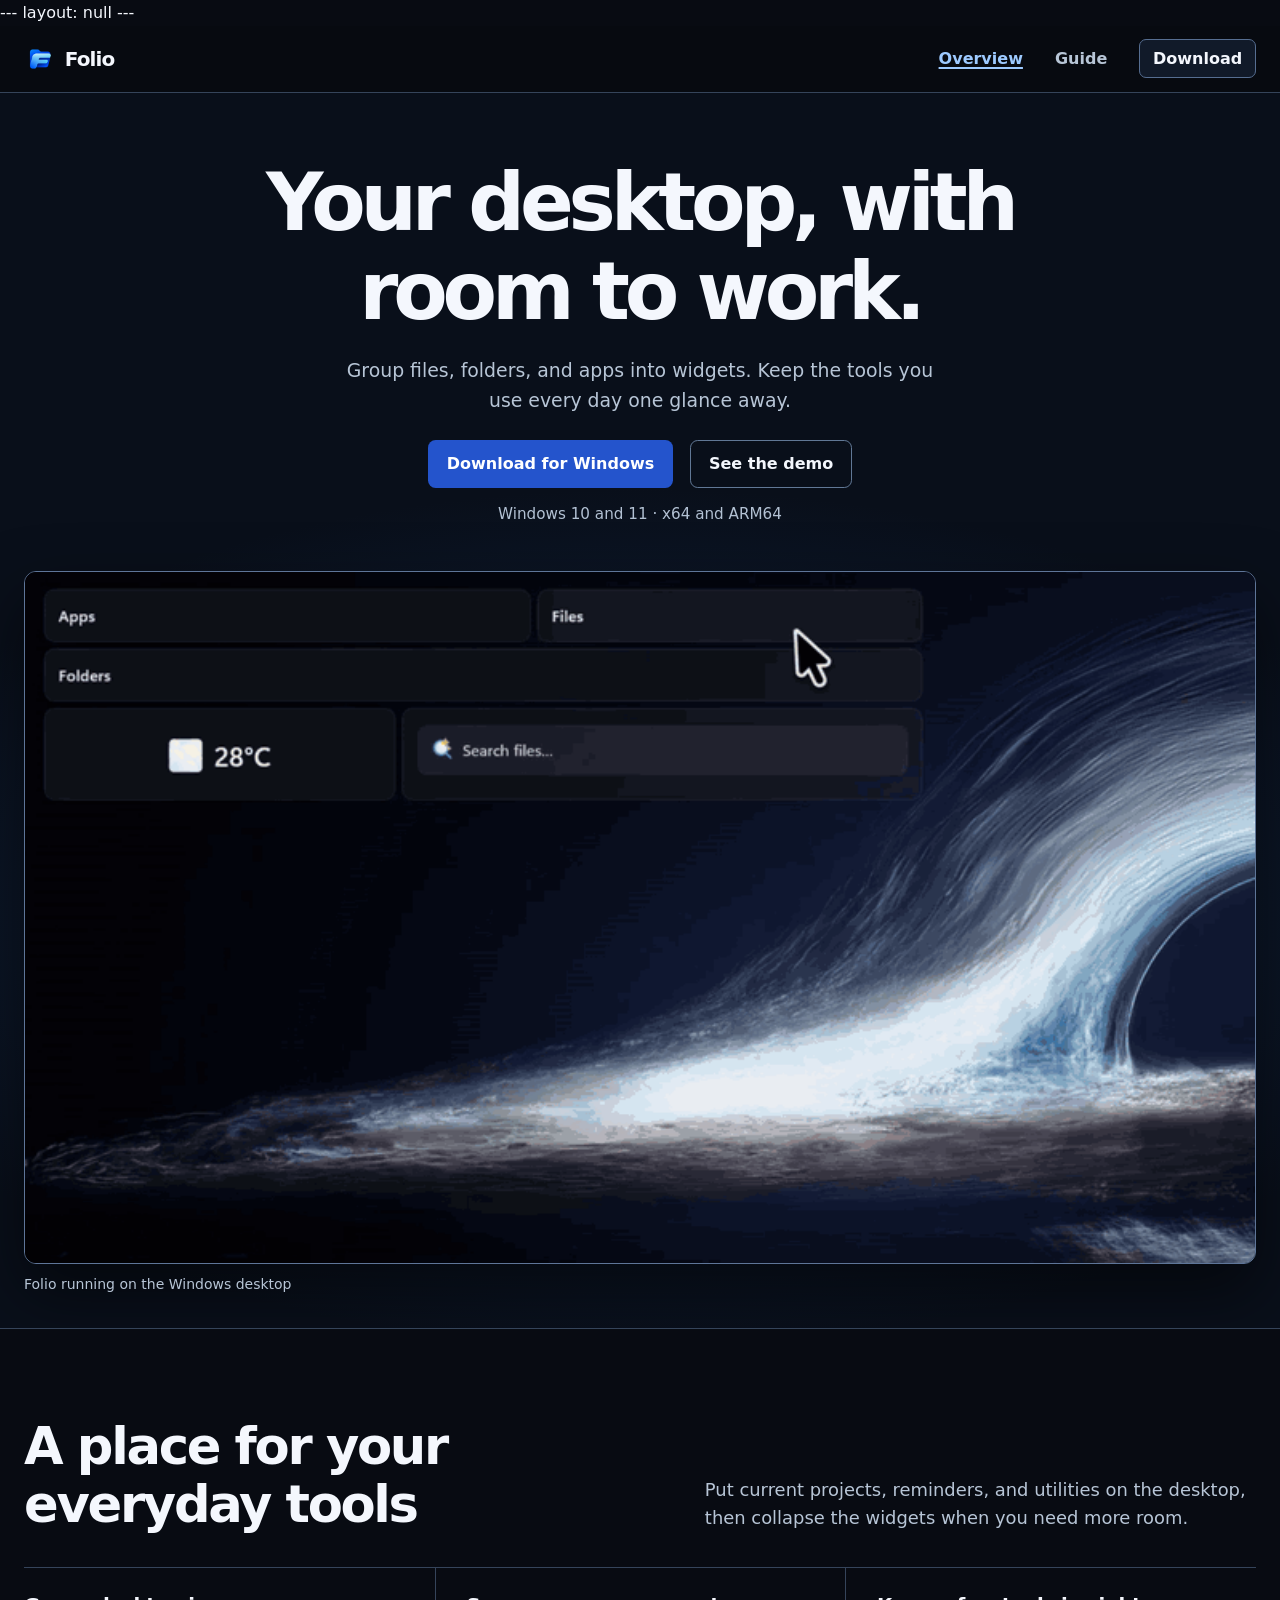
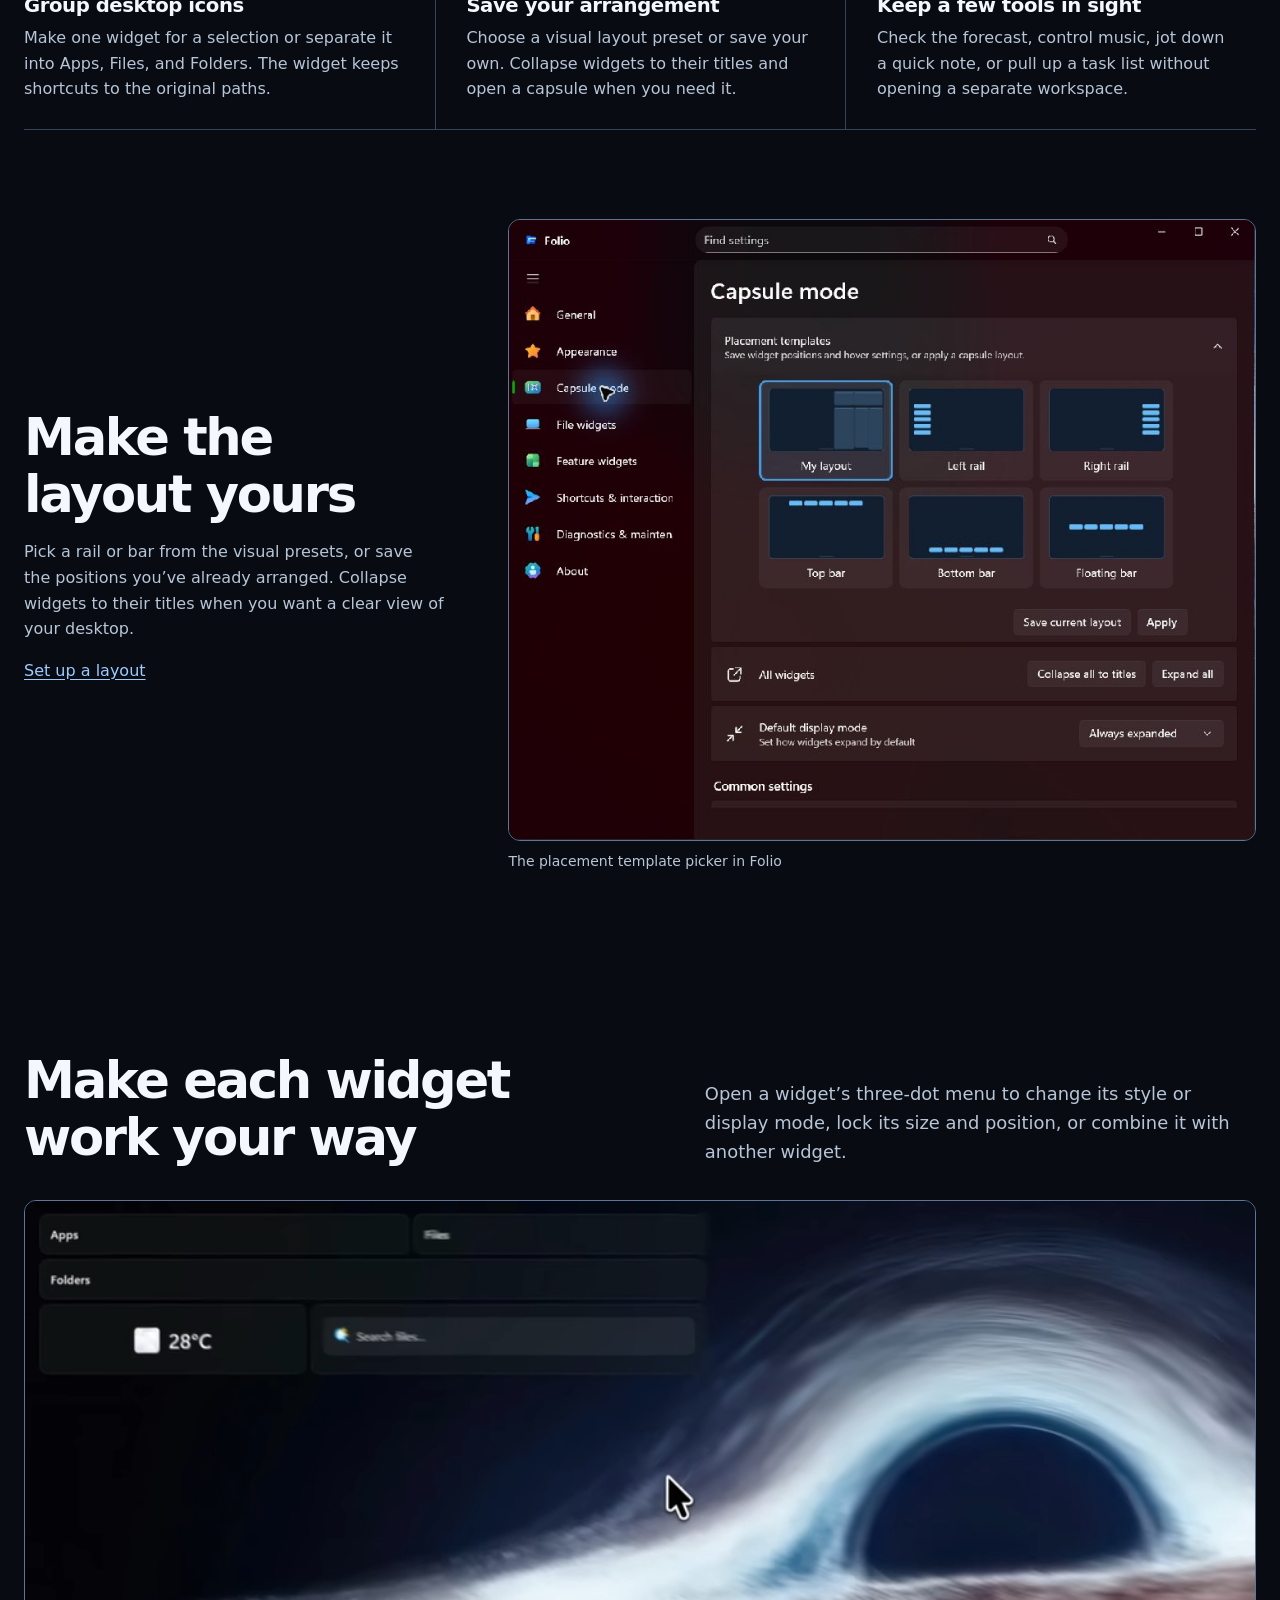
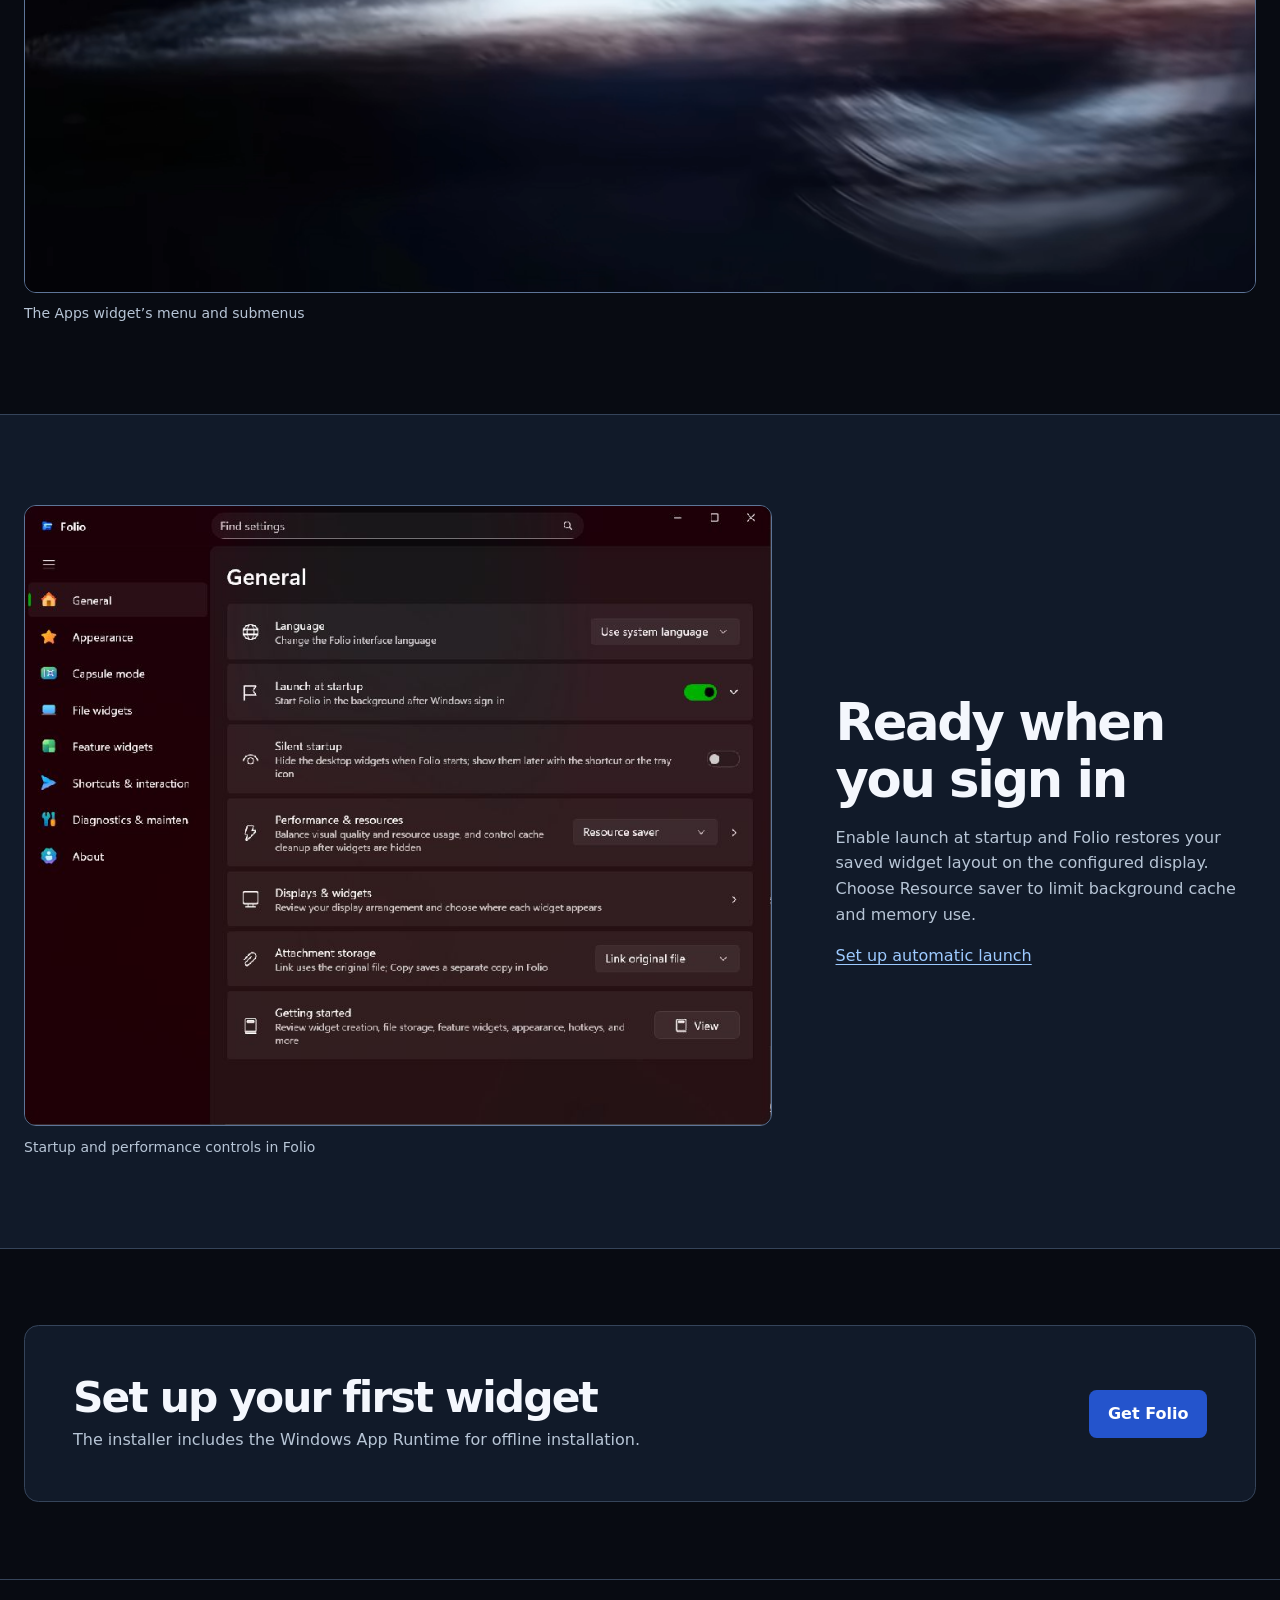
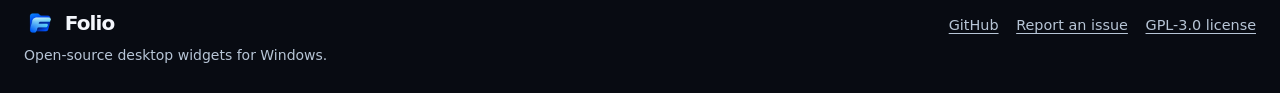
<file: folio/index.html>
---
layout: null
---
<!doctype html>
<html lang="en">
<head>
  <meta charset="utf-8">
  <meta name="viewport" content="width=device-width, initial-scale=1">
  <title>Folio — Desktop widgets for Windows</title>
  <meta name="description" content="Group desktop shortcuts, save widget layouts, and keep weather, music, and tasks on your Windows desktop.">
  <meta name="color-scheme" content="dark">
  <meta name="theme-color" content="#080b12">
  <link rel="canonical" href="https://mrfost07.github.io/folio/">
  <link rel="icon" type="image/png" href="./assets/folio.png">
  <link rel="preload" as="image" href="./assets/hero-demo-poster.jpg" fetchpriority="high">
  <link rel="stylesheet" href="./assets/site.css?v=demos">
</head>
<body>
  <a class="skip" href="#main">Skip to content</a>
  <header class="site-header">
    <div class="wrap header-row">
      <a class="wordmark" href="./"><img src="./assets/folio.png" width="32" height="32" alt="">Folio</a>
      <nav class="nav" aria-label="Main navigation">
        <a href="./" aria-current="page">Overview</a>
        <a href="./guide/">Guide</a>
        <a class="nav-download" href="./download/">Download</a>
      </nav>
    </div>
  </header>
  <main id="main">
    <section class="hero" aria-labelledby="hero-title">
      <div class="wrap hero-layout">
        <div class="hero-copy">
          <h1 id="hero-title">Your desktop, with room to work.</h1>
          <p>Group files, folders, and apps into widgets. Keep the tools you use every day one glance away.</p>
          <div class="actions">
            <a class="button" href="./download/">Download for Windows</a>
            <a class="button outline" href="#demo">See the demo</a>
          </div>
          <p class="compatibility">Windows 10 and 11 · x64 and ARM64</p>
        </div>
        <figure class="hero-visual capture demo-stage" id="demo">
          <picture>
            <source media="(prefers-reduced-motion: reduce)" srcset="./assets/hero-demo-poster.jpg">
            <source type="image/avif" srcset="data:image/avif;base64,{% include_relative _media/hero-demo.avif.b64 %}">
            <img src="./assets/hero-demo.gif" width="960" height="540" fetchpriority="high" alt="Folio’s desktop widgets and file search in use">
          </picture>
          <figcaption class="caption">Folio running on the Windows desktop</figcaption>
        </figure>
      </div>
    </section>

    <section class="wrap section" aria-labelledby="features-title">
      <div class="section-heading">
        <h2 id="features-title">A place for your everyday tools</h2>
        <p>Put current projects, reminders, and utilities on the desktop, then collapse the widgets when you need more room.</p>
      </div>
      <div class="feature-list">
        <article>
          <h3>Group desktop icons</h3>
          <p>Make one widget for a selection or separate it into Apps, Files, and Folders. The widget keeps shortcuts to the original paths.</p>
        </article>
        <article>
          <h3>Save your arrangement</h3>
          <p>Choose a visual layout preset or save your own. Collapse widgets to their titles and open a capsule when you need it.</p>
        </article>
        <article>
          <h3>Keep a few tools in sight</h3>
          <p>Check the forecast, control music, jot down a quick note, or pull up a task list without opening a separate workspace.</p>
        </article>
      </div>
    </section>

    <section class="wrap section detail-row layout-showcase" aria-labelledby="layout-title">
      <div>
        <h2 id="layout-title">Make the layout yours</h2>
        <p>Pick a rail or bar from the visual presets, or save the positions you’ve already arranged. Collapse widgets to their titles when you want a clear view of your desktop.</p>
        <a href="./guide/#layout">Set up a layout</a>
      </div>
      <figure class="capture">
        <img src="./assets/layout-settings.jpg" width="908" height="754" alt="Folio's Capsule mode settings showing visual layout templates" loading="lazy">
        <figcaption class="caption">The placement template picker in Folio</figcaption>
      </figure>
    </section>

    <section class="wrap section" id="widget-menus" aria-labelledby="widget-menus-title">
      <div class="section-heading">
        <h2 id="widget-menus-title">Make each widget work your way</h2>
        <p>Open a widget’s three-dot menu to change its style or display mode, lock its size and position, or combine it with another widget.</p>
      </div>
      <figure class="capture demo-stage">
        <picture>
          <source media="(prefers-reduced-motion: reduce)" srcset="./assets/widget-menus-poster.jpg">
          <source type="image/avif" srcset="./assets/widget-menus.avif">
          <img src="./assets/widget-menus.gif" width="960" height="540" loading="lazy" decoding="async" alt="Folio’s Apps widget menu showing style, display mode, and lock options">
        </picture>
        <figcaption class="caption">The Apps widget’s menu and submenus</figcaption>
      </figure>
    </section>


    <section class="surface-section section" aria-labelledby="startup-title">
      <div class="wrap detail-row">
        <figure class="capture">
          <img src="./assets/startup-settings.jpg" width="908" height="754" alt="Folio General settings with Launch at startup, Silent startup, and Resource saver controls" loading="lazy">
          <figcaption class="caption">Startup and performance controls in Folio</figcaption>
        </figure>
        <div>
          <h2 id="startup-title">Ready when you sign in</h2>
          <p>Enable launch at startup and Folio restores your saved widget layout on the configured display. Choose Resource saver to limit background cache and memory use.</p>
          <a href="./guide/#startup">Set up automatic launch</a>
        </div>
      </div>
    </section>

    <section class="wrap band" aria-labelledby="get-folio">
      <div>
        <h2 id="get-folio">Set up your first widget</h2>
        <p>The installer includes the Windows App Runtime for offline installation.</p>
      </div>
      <a class="button" href="./download/">Get Folio</a>
    </section>
  </main>
  <footer class="site-footer">
    <div class="wrap footer-row">
      <div>
        <a class="wordmark" href="./"><img src="./assets/folio.png" width="32" height="32" alt="">Folio</a>
        <p class="footer-copy">Open-source desktop widgets for Windows.</p>
      </div>
      <nav class="footer-links" aria-label="Project links">
        <a href="https://github.com/mrfost07/Folio">GitHub</a>
        <a href="https://github.com/mrfost07/Folio/issues">Report an issue</a>
        <a href="https://github.com/mrfost07/Folio/blob/main/LICENSE">GPL-3.0 license</a>
      </nav>
    </div>
  </footer>
</body>
</html>
</file>
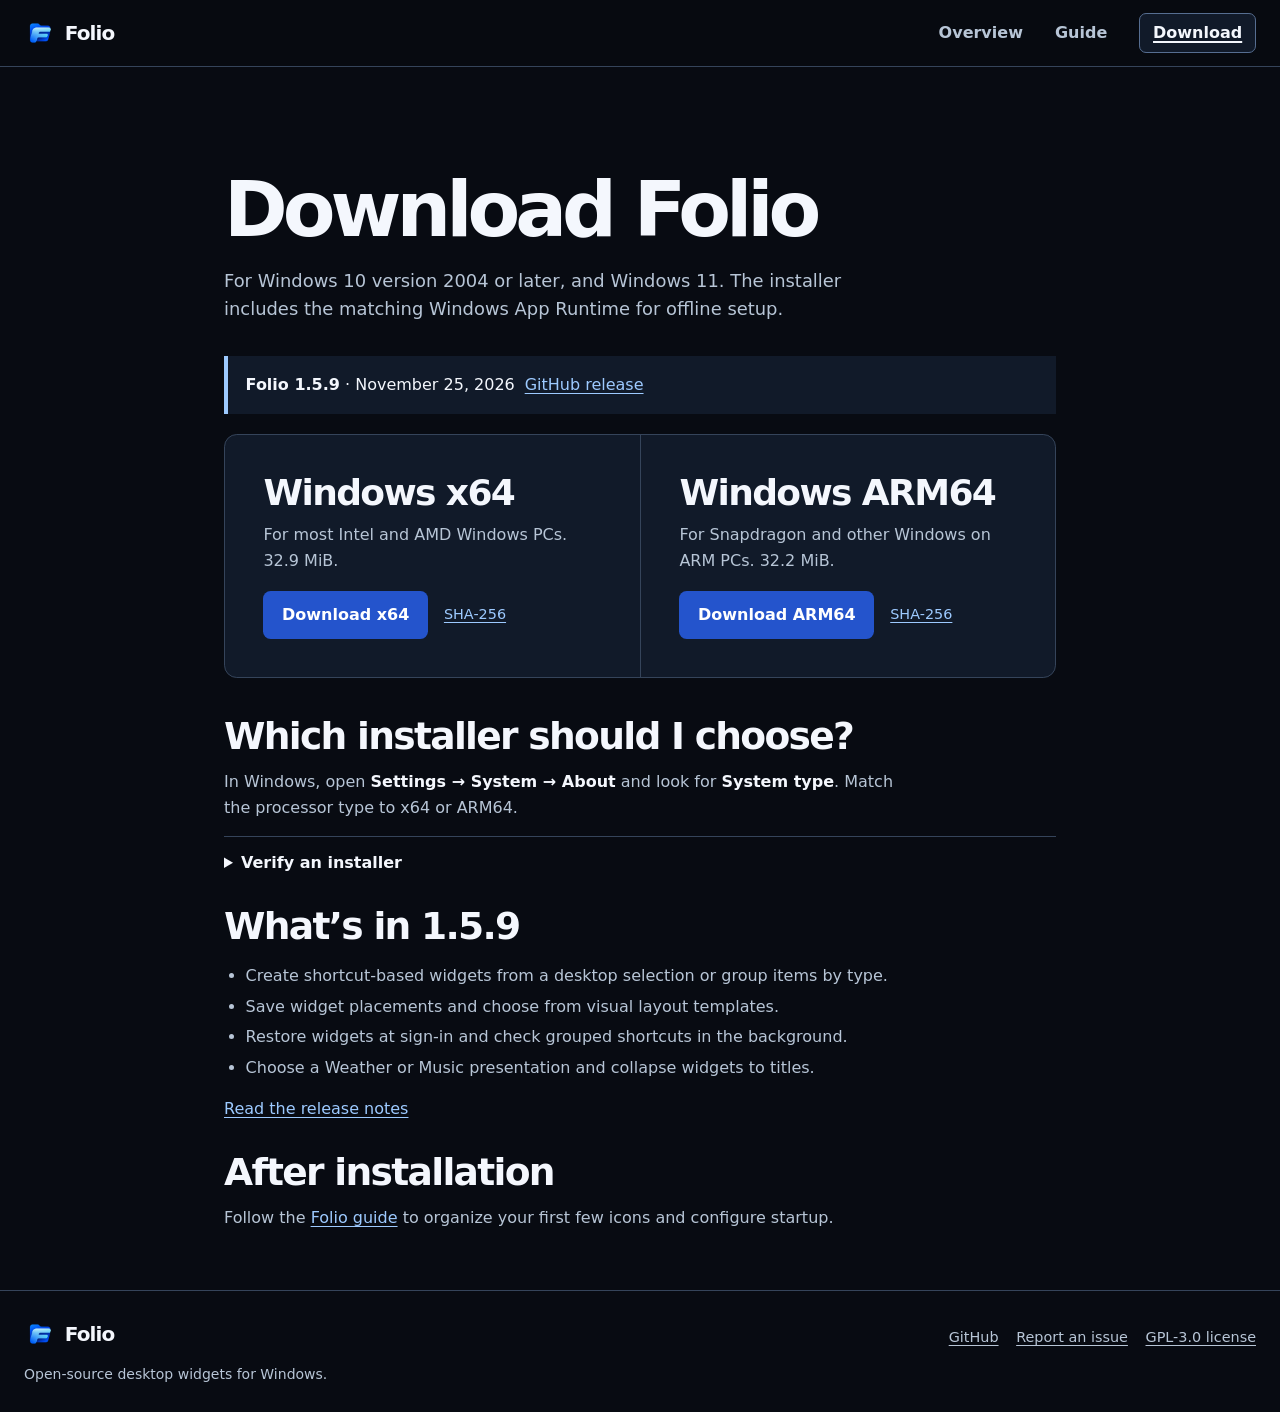
<file: folio/download/index.html>
<!doctype html>
<html lang="en">
<head>
  <meta charset="utf-8">
  <meta name="viewport" content="width=device-width, initial-scale=1">
  <title>Download Folio for Windows</title>
  <meta name="description" content="Download the Folio desktop organizer for Windows x64 and ARM64 and verify the installer with its SHA-256 checksum.">
  <meta name="color-scheme" content="dark">
  <meta name="theme-color" content="#080b12">
  <link rel="canonical" href="https://mrfost07.github.io/folio/download/">
  <link rel="icon" type="image/png" href="../assets/folio.png">
  <link rel="stylesheet" href="../assets/site.css?v=demos">
</head>
<body>
  <a class="skip" href="#main">Skip to content</a>
  <header class="site-header">
    <div class="wrap header-row">
      <a class="wordmark" href="../"><img src="../assets/folio.png" width="32" height="32" alt="">Folio</a>
      <nav class="nav" aria-label="Main navigation">
        <a href="../">Overview</a>
        <a href="../guide/">Guide</a>
        <a class="nav-download" href="../download/" aria-current="page">Download</a>
      </nav>
    </div>
  </header>
  <main id="main">
    <div class="narrow">
      <header class="page-heading">
        <h1>Download Folio</h1>
        <p class="lead">For Windows 10 version 2004 or later, and Windows 11. The installer includes the matching Windows App Runtime for offline setup.</p>
      </header>
      <!-- Release downloads -->
      <p class="status"><strong>Folio 1.5.9</strong> · November 25, 2026 <a href="https://github.com/mrfost07/Folio/releases/tag/v1.5.9">GitHub release</a></p>
      <div class="download-panel" aria-label="Folio 1.5.9 installers">
        <section aria-labelledby="arch-x64">
          <h2 id="arch-x64">Windows x64</h2>
          <p>For most Intel and AMD Windows PCs. 32.9 MiB.</p>
          <div class="download-link-row">
            <a class="button" href="https://github.com/mrfost07/Folio/releases/download/v1.5.9/Folio_Setup_1.5.9_x64.exe">Download x64</a>
            <a href="https://github.com/mrfost07/Folio/releases/download/v1.5.9/Folio_Setup_1.5.9_x64.exe.sha256" aria-label="SHA-256 checksum for the x64 installer">SHA-256</a>
          </div>
        </section>
        <section aria-labelledby="arch-arm64">
          <h2 id="arch-arm64">Windows ARM64</h2>
          <p>For Snapdragon and other Windows on ARM PCs. 32.2 MiB.</p>
          <div class="download-link-row">
            <a class="button" href="https://github.com/mrfost07/Folio/releases/download/v1.5.9/Folio_Setup_1.5.9_arm64.exe">Download ARM64</a>
            <a href="https://github.com/mrfost07/Folio/releases/download/v1.5.9/Folio_Setup_1.5.9_arm64.exe.sha256" aria-label="SHA-256 checksum for the ARM64 installer">SHA-256</a>
          </div>
        </section>
      </div>
      <!-- End release downloads -->
      <div class="download-notes">
        <h2>Which installer should I choose?</h2>
        <p>In Windows, open <span class="path">Settings → System → About</span> and look for <span class="path">System type</span>. Match the processor type to x64 or ARM64.</p>
        <details>
          <summary>Verify an installer</summary>
          <p>Run <code>Get-FileHash .\Folio_Setup_1.5.9_x64.exe -Algorithm SHA256</code> in PowerShell, substituting the downloaded filename if needed. This release uses unsigned installers. Compare the result with the SHA-256 file for the same installer.</p>
        </details>
        <h2>What’s in 1.5.9</h2>
        <ul>
          <li>Create shortcut-based widgets from a desktop selection or group items by type.</li>
          <li>Save widget placements and choose from visual layout templates.</li>
          <li>Restore widgets at sign-in and check grouped shortcuts in the background.</li>
          <li>Choose a Weather or Music presentation and collapse widgets to titles.</li>
        </ul>
        <p><a href="https://github.com/mrfost07/Folio/releases/tag/v1.5.9">Read the release notes</a></p>
        <h2>After installation</h2>
        <p>Follow the <a href="../guide/">Folio guide</a> to organize your first few icons and configure startup.</p>
      </div>
    </div>
  </main>
  <footer class="site-footer">
    <div class="wrap footer-row">
      <div>
        <a class="wordmark" href="../"><img src="../assets/folio.png" width="32" height="32" alt="">Folio</a>
        <p class="footer-copy">Open-source desktop widgets for Windows.</p>
      </div>
      <nav class="footer-links" aria-label="Project links">
        <a href="https://github.com/mrfost07/Folio">GitHub</a>
        <a href="https://github.com/mrfost07/Folio/issues">Report an issue</a>
        <a href="https://github.com/mrfost07/Folio/blob/main/LICENSE">GPL-3.0 license</a>
      </nav>
    </div>
  </footer>
</body>
</html>
</file>
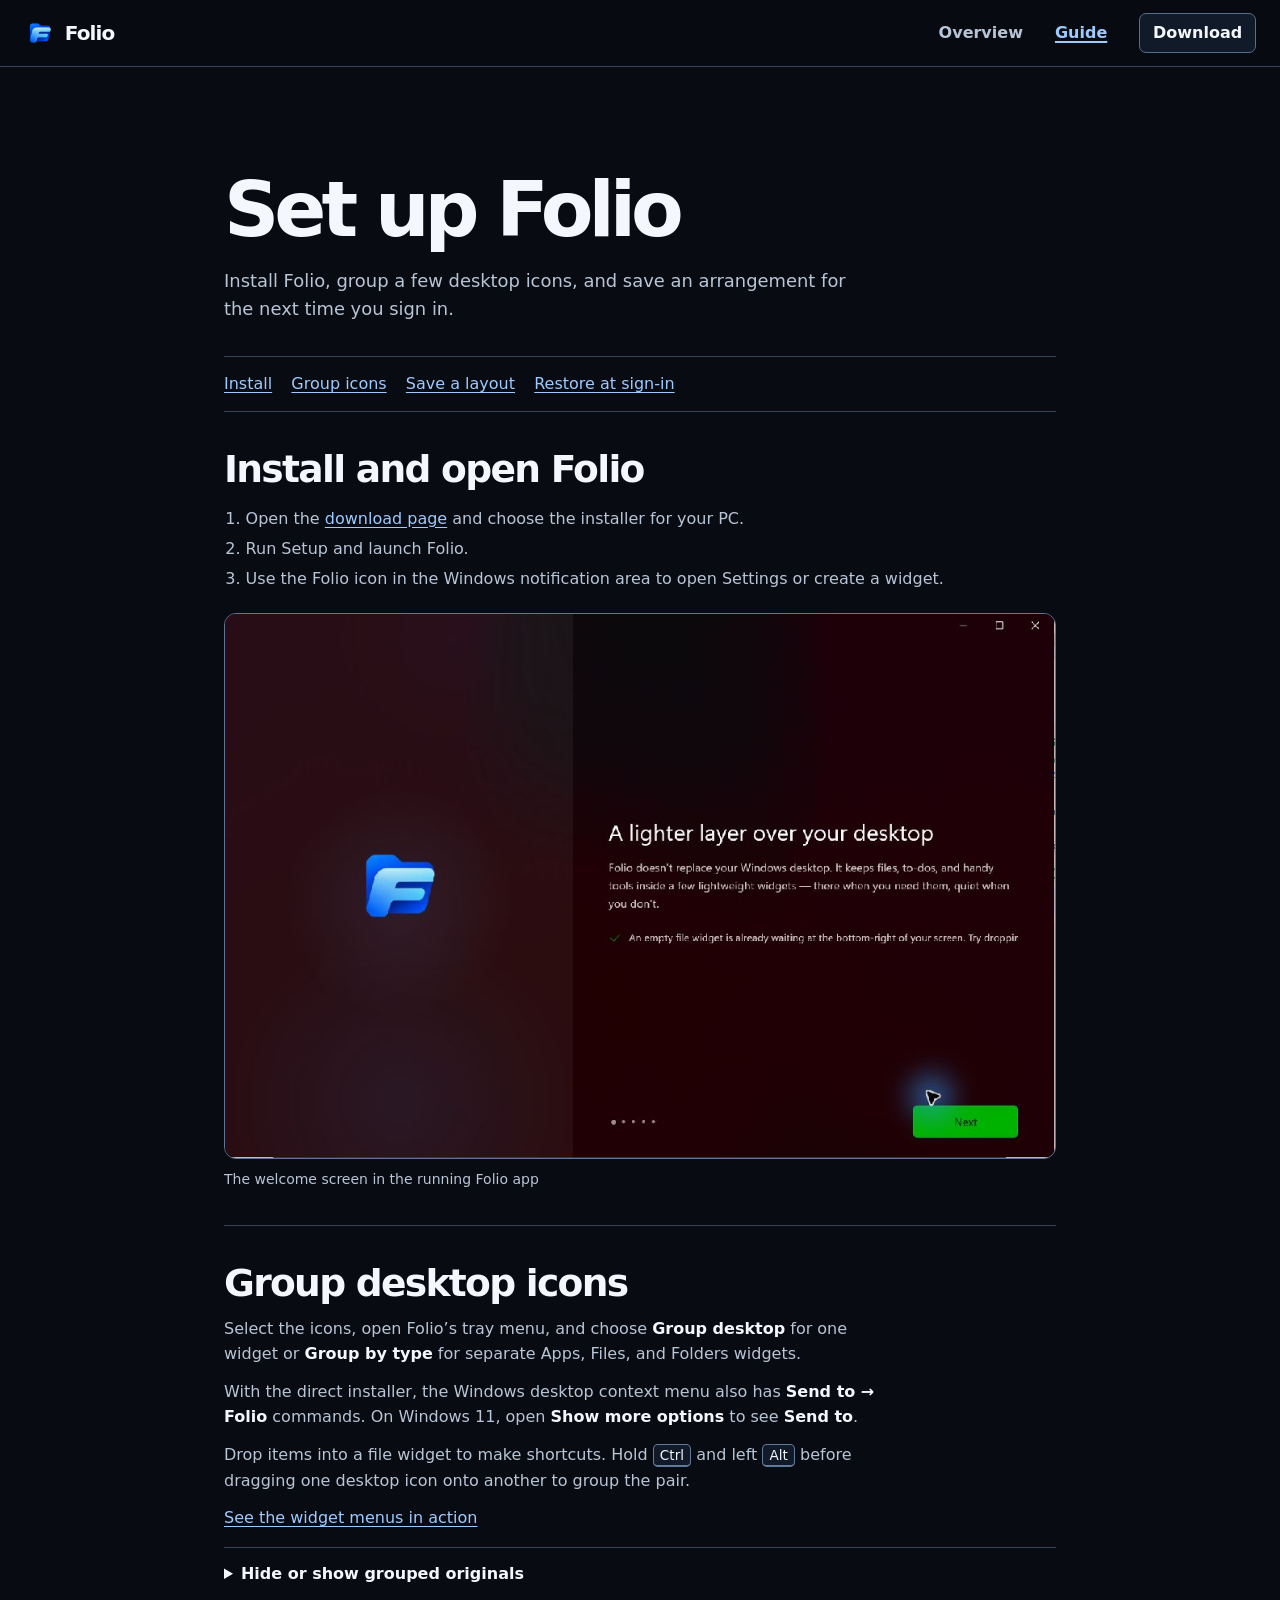
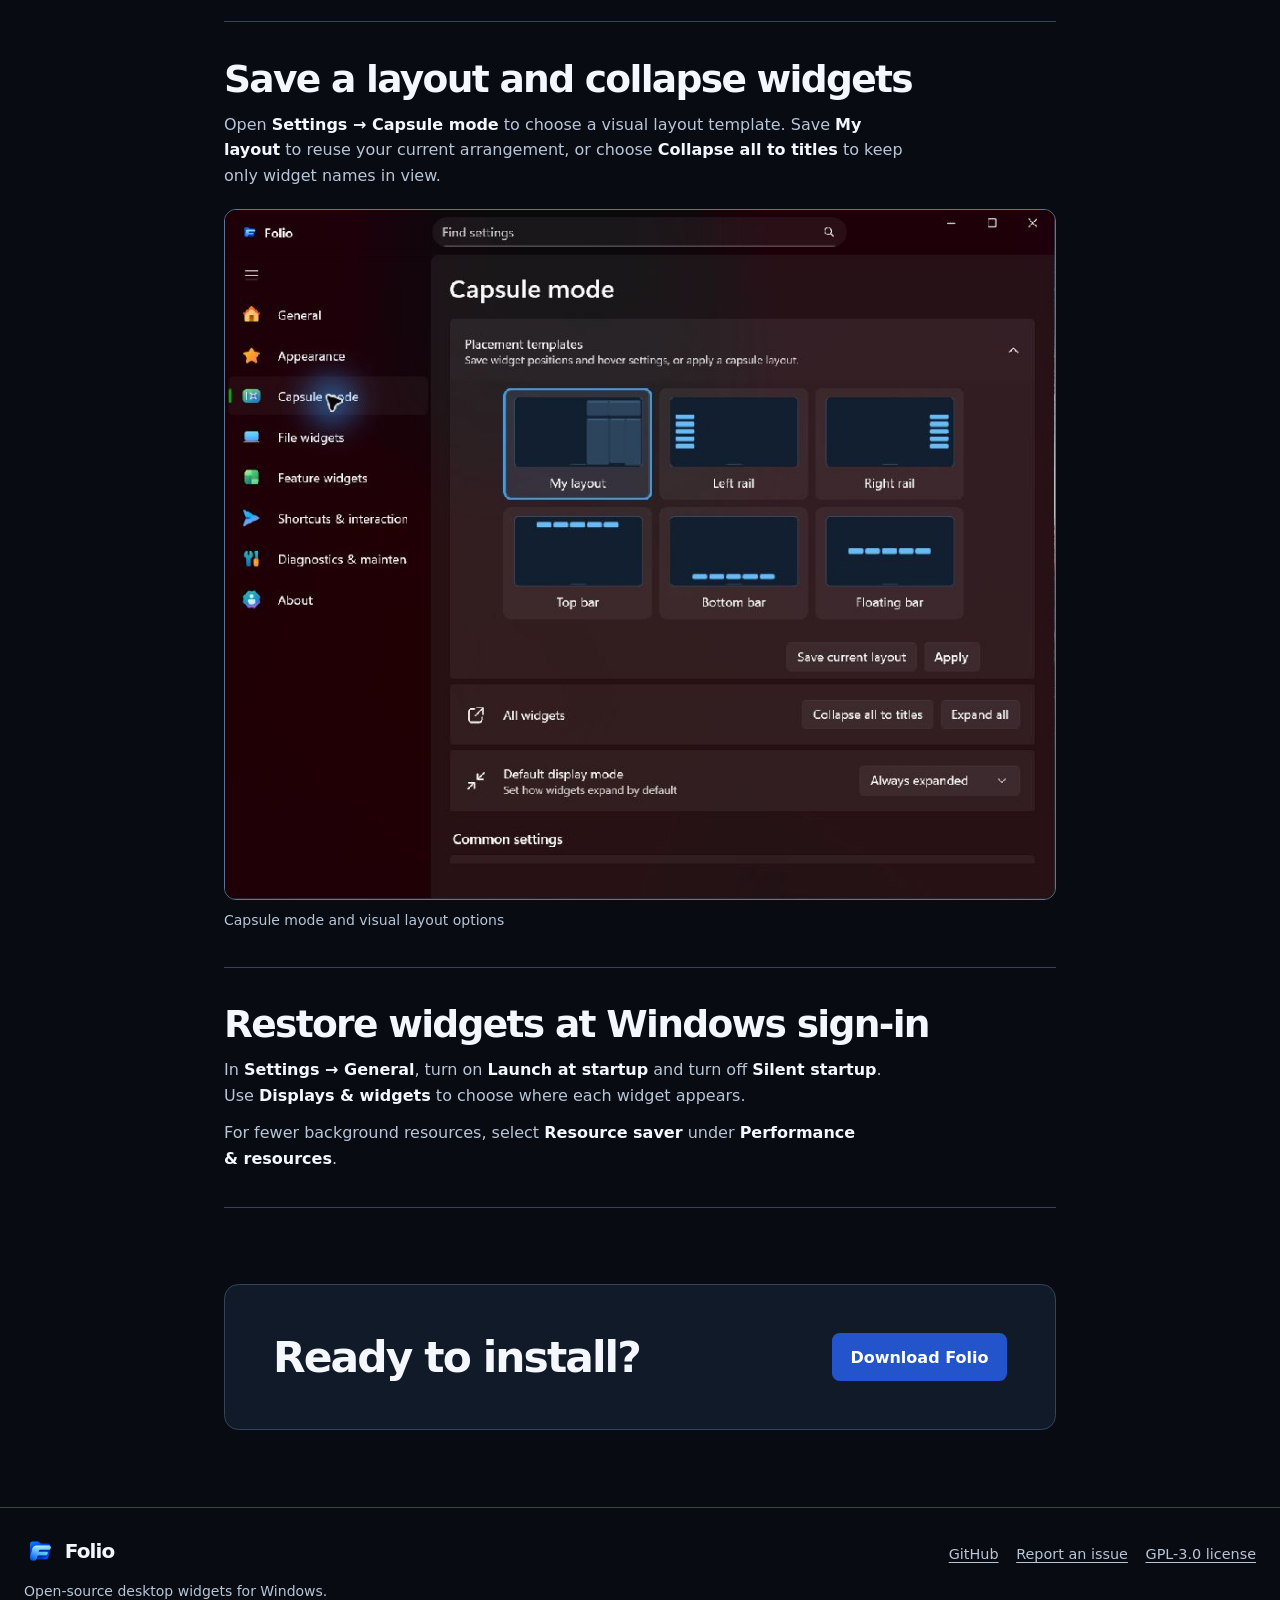
<file: folio/guide/index.html>
<!doctype html>
<html lang="en">
<head>
  <meta charset="utf-8">
  <meta name="viewport" content="width=device-width, initial-scale=1">
  <title>Folio guide — Group icons and set up widgets</title>
  <meta name="description" content="Learn to install Folio, group Windows desktop icons, save layout templates, and restore widgets at sign-in.">
  <meta name="color-scheme" content="dark">
  <meta name="theme-color" content="#080b12">
  <link rel="canonical" href="https://mrfost07.github.io/folio/guide/">
  <link rel="icon" type="image/png" href="../assets/folio.png">
  <link rel="stylesheet" href="../assets/site.css?v=demos">
</head>
<body>
  <a class="skip" href="#main">Skip to content</a>
  <header class="site-header">
    <div class="wrap header-row">
      <a class="wordmark" href="../"><img src="../assets/folio.png" width="32" height="32" alt="">Folio</a>
      <nav class="nav" aria-label="Main navigation">
        <a href="../">Overview</a>
        <a href="../guide/" aria-current="page">Guide</a>
        <a class="nav-download" href="../download/">Download</a>
      </nav>
    </div>
  </header>
  <main id="main">
    <div class="narrow">
      <header class="page-heading">
        <h1>Set up Folio</h1>
        <p class="lead">Install Folio, group a few desktop icons, and save an arrangement for the next time you sign in.</p>
      </header>
      <nav class="anchor-nav" aria-label="On this page">
        <a href="#install">Install</a>
        <a href="#group">Group icons</a>
        <a href="#layout">Save a layout</a>
        <a href="#startup">Restore at sign-in</a>
      </nav>
      <section class="guide-step" id="install">
        <h2>Install and open Folio</h2>
        <ol>
          <li>Open the <a href="../download/">download page</a> and choose the installer for your PC.</li>
          <li>Run Setup and launch Folio.</li>
          <li>Use the Folio icon in the Windows notification area to open Settings or create a widget.</li>
        </ol>
        <figure class="capture">
          <img src="../assets/getting-started.jpg" width="1028" height="674" alt="The Folio welcome window with the blue Folio logo and an explanation of desktop widgets" loading="lazy">
          <figcaption class="caption">The welcome screen in the running Folio app</figcaption>
        </figure>
      </section>
      <section class="guide-step" id="group">
        <h2>Group desktop icons</h2>
        <p>Select the icons, open Folio’s tray menu, and choose <span class="path">Group desktop</span> for one widget or <span class="path">Group by type</span> for separate Apps, Files, and Folders widgets.</p>
        <p>With the direct installer, the Windows desktop context menu also has <span class="path">Send to → Folio</span> commands. On Windows 11, open <span class="path">Show more options</span> to see <span class="path">Send to</span>.</p>
        <p>Drop items into a file widget to make shortcuts. Hold <kbd>Ctrl</kbd> and left <kbd>Alt</kbd> before dragging one desktop icon onto another to group the pair.</p>
        <p><a href="../#widget-menus">See the widget menus in action</a></p>
        <details>
          <summary>Hide or show grouped originals</summary>
          <p>Choose <span class="path">Hide originals</span> from the Folio tray menu to hide grouped items using the Windows Hidden attribute. File Explorer also hides them in its normal view. Their files stay at their original paths. Choose <span class="path">Show originals</span> to make them visible again.</p>
        </details>
      </section>
      <section class="guide-step" id="layout">
        <h2>Save a layout and collapse widgets</h2>
        <p>Open <span class="path">Settings → Capsule mode</span> to choose a visual layout template. Save <span class="path">My layout</span> to reuse your current arrangement, or choose <span class="path">Collapse all to titles</span> to keep only widget names in view.</p>
        <figure class="capture">
          <img src="../assets/layout-settings.jpg" width="908" height="754" alt="Folio's layout picker with visual preview cards" loading="lazy">
          <figcaption class="caption">Capsule mode and visual layout options</figcaption>
        </figure>
      </section>
      <section class="guide-step" id="startup">
        <h2>Restore widgets at Windows sign-in</h2>
        <p>In <span class="path">Settings → General</span>, turn on <span class="path">Launch at startup</span> and turn off <span class="path">Silent startup</span>. Use <span class="path">Displays &amp; widgets</span> to choose where each widget appears.</p>
        <p>For fewer background resources, select <span class="path">Resource saver</span> under <span class="path">Performance &amp; resources</span>.</p>
      </section>
    </div>
    <section class="narrow band" aria-labelledby="guide-download">
      <h2 id="guide-download">Ready to install?</h2>
      <a class="button" href="../download/">Download Folio</a>
    </section>
  </main>
  <footer class="site-footer">
    <div class="wrap footer-row">
      <div>
        <a class="wordmark" href="../"><img src="../assets/folio.png" width="32" height="32" alt="">Folio</a>
        <p class="footer-copy">Open-source desktop widgets for Windows.</p>
      </div>
      <nav class="footer-links" aria-label="Project links">
        <a href="https://github.com/mrfost07/Folio">GitHub</a>
        <a href="https://github.com/mrfost07/Folio/issues">Report an issue</a>
        <a href="https://github.com/mrfost07/Folio/blob/main/LICENSE">GPL-3.0 license</a>
      </nav>
    </div>
  </footer>
</body>
</html>
</file>
<file: folio/assets/site.css>
:root {
  color-scheme: dark;
  --canvas: #080b12;
  --text: #f4f7fd;
  --muted: #b7c5d6;
  --line: #35445a;
  --blue: #9dcaff;
  --surface: #111a29;
  --accent-fill: #2454cc;
  --sans: "Segoe UI Variable", "Segoe UI", system-ui, sans-serif;
}

* { box-sizing: border-box; }
html { background: var(--canvas); }
body { margin: 0; color: var(--text); font: 1rem/1.6 var(--sans); }
img { display: block; max-width: 100%; height: auto; }
a { color: var(--blue); text-underline-offset: .2em; }
a:hover { color: #d1e7ff; }
a:focus-visible, summary:focus-visible {
  outline: 3px solid #98c8ff;
  outline-offset: 5px;
  border-radius: 3px;
}
:where(h1, h2, h3, p, figure) { margin: 0; }
:where(h1, h2, h3) { text-wrap: balance; line-height: 1.12; }
:where(p, li) { text-wrap: pretty; }
h1 { font-size: clamp(2.75rem, 6.2vw, 5.5rem); letter-spacing: -.065em; font-weight: 720; }
h2 { font-size: clamp(1.85rem, 4vw, 3.4rem); letter-spacing: -.045em; font-weight: 700; }
h3 { font-size: 1.23rem; letter-spacing: -.022em; }
.wrap { width: min(100% - 3rem, 77rem); margin-inline: auto; }
.narrow { width: min(100% - 3rem, 52rem); margin-inline: auto; }
.skip { position: absolute; z-index: 2; top: 1rem; left: 1rem; background: var(--surface); padding: .5rem 1rem; transform: translateY(-200%); }
.skip:focus { transform: none; }
.site-header { border-bottom: 1px solid var(--line); background: #070a10; }
.header-row, .footer-row, .band { display: flex; justify-content: space-between; align-items: center; gap: 1.5rem; }
.header-row { min-height: 4.125rem; }
.wordmark { display: inline-flex; gap: .55rem; align-items: center; color: var(--text); text-decoration: none; font-size: 1.25rem; font-weight: 700; letter-spacing: -.045em; }
.wordmark img { width: 2rem; height: 2rem; object-fit: contain; }
.nav { display: flex; align-items: center; gap: clamp(.8rem, 3vw, 2rem); }
.nav a { color: var(--muted); padding-block: .5rem; text-decoration: none; font-weight: 630; }
.nav a:hover, .nav a[aria-current] { color: var(--blue); }
.nav a[aria-current] { text-decoration: underline; text-decoration-thickness: 2px; }
.nav a.nav-download { border: 1px solid #566e91; border-radius: .44rem; background: var(--surface); color: var(--text); padding: .38rem .8rem; }
.hero { overflow: hidden; background: #090f1a; border-bottom: 1px solid var(--line); }
.hero-layout { display: grid; gap: clamp(1.65rem, 3.6vw, 2.8rem); padding-block: clamp(2.55rem, 5.2vw, 4.35rem) 2rem; }
.hero-copy { text-align: center; }
.hero-copy .actions { justify-content: center; }
.hero-copy h1 { max-width: 18ch; margin-inline: auto; }
.hero-copy p { color: var(--muted); max-width: 50ch; font-size: 1.18rem; margin: 1.15rem auto 1.5rem; }
.hero-copy .compatibility { color: var(--muted); font-size: .95rem; margin-block: .9rem 0; }
.hero-visual { position: relative; }
.hero-visual::before { content: ""; pointer-events: none; position: absolute; inset: -12% -18% -8%; background: radial-gradient(ellipse, #1a3e72 0, transparent 70%); opacity: .52; }
.demo-stage { scroll-margin-top: 1rem; }
.demo-stage picture { display: block; position: relative; }
.demo-stage img { aspect-ratio: 16 / 9; background: #080c14; }
.hero-visual picture img { background: #080c14 url("./hero-demo-poster.jpg") center / cover; box-shadow: 0 1.75rem 4rem #0008; }
.demo-stage .caption { position: relative; }
.capture { position: relative; margin: 0; }
.capture img { width: 100%; background: var(--surface); border: 1px solid #5e7598; border-radius: .75rem; }
.caption { margin-top: .58rem; color: var(--muted); font-size: .875rem; }
.actions { display: flex; flex-wrap: wrap; align-items: center; gap: .65rem 1.1rem; }
.button { border: 1px solid transparent; border-radius: .48rem; display: inline-flex; align-items: center; justify-content: center; min-height: 3rem; padding: .6rem 1.1rem; background: var(--accent-fill); color: #fff; text-decoration: none; font-weight: 680; }
.button:hover { background: #2b5ddb; color: #fff; }
.button.outline { background: transparent; border-color: #617896; color: var(--text); }
.button.outline:hover { background: #162b47; color: #fff; }
.nav a.nav-download:hover { background: #1c2a41; color: var(--text); }
.section { padding-block: clamp(3rem, 7vw, 6rem); }
.section-heading { display: grid; grid-template-columns: minmax(0, 1fr) minmax(0, .86fr); gap: 2.5rem; align-items: end; margin-bottom: 2.1rem; }
.section-heading p, .lead { color: var(--muted); font-size: 1.12rem; max-width: 55ch; }
.feature-list { display: grid; grid-template-columns: repeat(3, minmax(0, 1fr)); border-block: 1px solid var(--line); }
.feature-list > article { padding: 1.7rem clamp(.85rem, 2.4vw, 2.2rem) 1.7rem 0; }
.feature-list > article + article { border-left: 1px solid var(--line); padding-left: clamp(.85rem, 2.4vw, 2.2rem); }
.feature-list p { color: var(--muted); margin-top: .5rem; }
.detail-row { display: grid; grid-template-columns: minmax(0, 1.28fr) minmax(0, .72fr); align-items: center; gap: clamp(2rem, 5vw, 5rem); }
.layout-showcase { grid-template-columns: minmax(0, .72fr) minmax(0, 1.28fr); padding-top: 0; }
.detail-row p { color: var(--muted); margin-block: 1rem; }
.detail-row .capture .caption { margin: .6rem 0 0; }
.surface-section { background: var(--surface); border-block: 1px solid var(--line); }
.band { margin-block: clamp(3rem, 6vw, 5rem); padding: clamp(1.5rem, 4vw, 3rem); background: var(--surface); color: var(--text); border: 1px solid var(--line); border-radius: .9rem; }
.band h2 { font-size: clamp(1.6rem, 3.5vw, 2.65rem); }
.band p { color: var(--muted); margin-top: .35rem; }
.page-heading { padding-top: clamp(3.1rem, 8vw, 6.25rem); margin-bottom: 2rem; }
.page-heading h1 { font-size: clamp(2.5rem, 6vw, 4.8rem); }
.lead { margin-top: .85rem; }
.site-footer { border-top: 1px solid var(--line); padding-block: 1.7rem; }
.footer-row { align-items: flex-start; }
.footer-copy { margin-top: .3rem; color: var(--muted); font-size: .875rem; }
.footer-links { display: flex; flex-wrap: wrap; column-gap: 1.1rem; row-gap: .4rem; padding-top: .45rem; }
.footer-links a { color: var(--muted); font-size: .9rem; }
.anchor-nav { display: flex; flex-wrap: wrap; gap: .5rem 1.2rem; border-block: 1px solid var(--line); padding: .9rem 0; }
.guide-step { padding-block: 2.2rem; border-bottom: 1px solid var(--line); scroll-margin-top: 1rem; }
.guide-step h2, .download-notes h2 { font-size: clamp(1.55rem, 4vw, 2.35rem); }
.guide-step p, .download-notes p { max-width: 67ch; color: var(--muted); margin-top: .75rem; }
.guide-step :where(ol, ul), .download-notes ul { padding-left: 1.35rem; color: var(--muted); }
.guide-step li + li, .download-notes li + li { margin-top: .3rem; }
.guide-step .capture { margin-top: 1.3rem; }
.guide-step .capture .caption { margin-top: .55rem; }
.path { font-weight: 650; color: var(--text); }
kbd { font: .85em var(--sans); padding: .1rem .38rem; border: 1px solid #637b9b; border-bottom-width: 2px; border-radius: .3rem; background: var(--surface); color: var(--text); white-space: nowrap; }
.download-panel { display: grid; grid-template-columns: repeat(2, minmax(0, 1fr)); border: 1px solid var(--line); border-radius: .8rem; background: var(--surface); }
.download-panel > section { padding: clamp(1.4rem, 3.5vw, 2.4rem); }
.download-panel > section + section { border-left: 1px solid var(--line); }
.download-panel h2 { font-size: clamp(1.5rem, 3vw, 2.25rem); }
.download-panel p { margin-block: .55rem 1.1rem; color: var(--muted); }
.download-link-row { display: flex; flex-wrap: wrap; align-items: center; gap: .6rem 1rem; }
.download-link-row a:not(.button) { font-size: .9rem; }
.download-notes { margin-block: 2.3rem 3.7rem; }
.download-notes > * + h2 { margin-top: 1.85rem; }
details { border-top: 1px solid var(--line); margin-top: 1rem; padding-top: .8rem; }
summary { cursor: pointer; font-weight: 650; width: fit-content; }
code { overflow-wrap: anywhere; color: var(--text); }
.status { border-left: 4px solid var(--blue); background: var(--surface); padding: 1rem 1.1rem; margin-bottom: 1.25rem; color: var(--text); }
.status a { margin-left: .3rem; }

@media (max-width: 57rem) {
  .hero-copy p { max-width: 45ch; }
  .detail-row { grid-template-columns: 1fr; gap: 1.6rem; }
}
@media (max-width: 37rem) {
  .wrap, .narrow { width: calc(100% - 2rem); }
  .section-heading, .feature-list, .download-panel { grid-template-columns: 1fr; gap: 0; }
  .section-heading p { margin-top: .75rem; }
  .feature-list > article, .feature-list > article + article { padding: 1.05rem 0; border-left: 0; }
  .feature-list > article + article, .download-panel > section + section { border-top: 1px solid var(--line); border-left: 0; }
  .band, .footer-row { align-items: flex-start; flex-direction: column; gap: 1rem; }
  .header-row { gap: .65rem; }
  .nav { gap: .7rem; font-size: .92rem; }
  .nav a.nav-download { padding: .3rem .45rem; }
}
@media (forced-colors: active) {
  .button, .nav a.nav-download { border: 1px solid ButtonText; }
}
</file>
